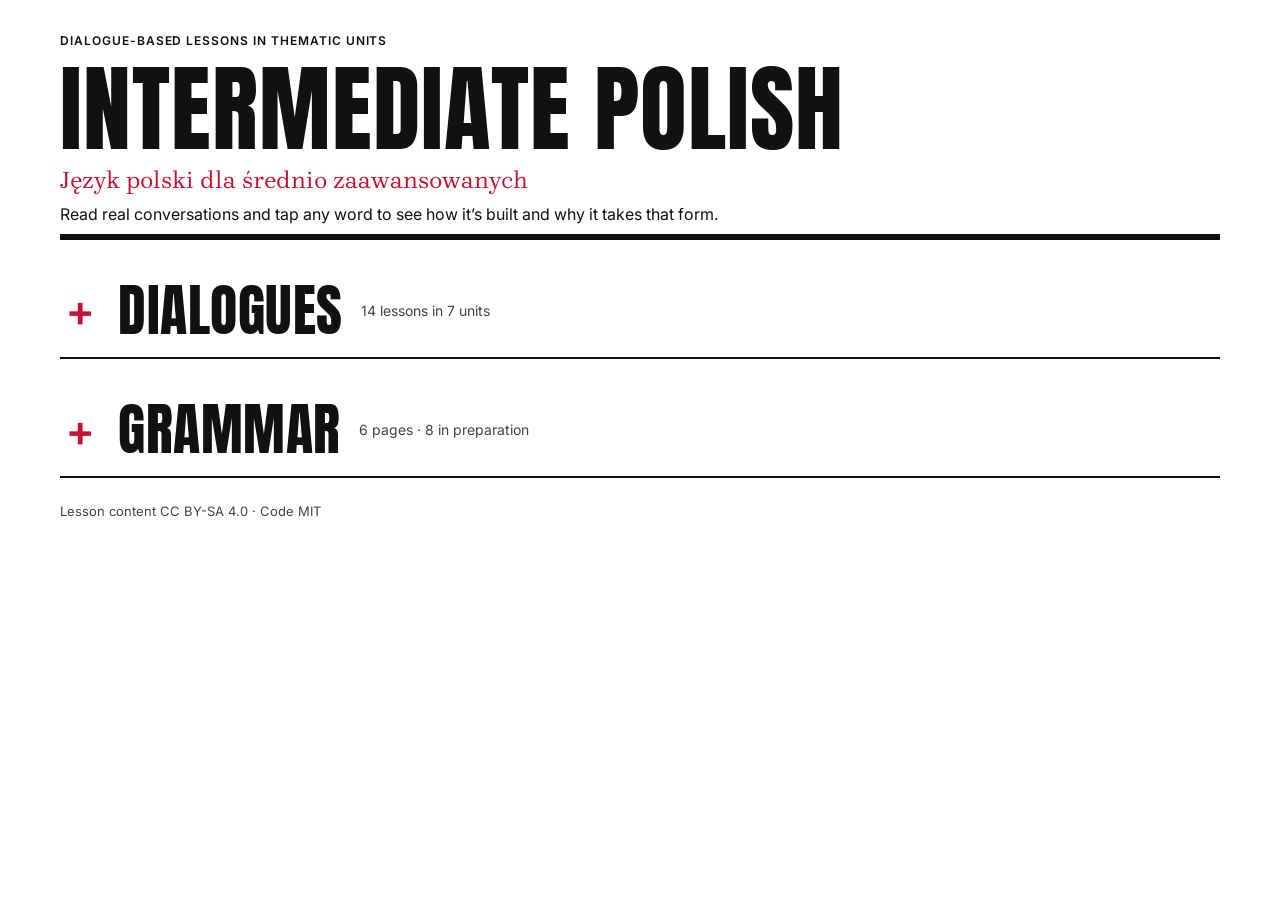
<file: index.html>
<!doctype html>
<html lang="en">
<head>
<meta charset="utf-8">
<meta name="viewport" content="width=device-width, initial-scale=1">
<title>Intermediate Polish</title>
<meta name="description" content="Dialogue-based lessons for intermediate learners of Polish, with word-by-word breakdowns.">
<link rel="preconnect" href="https://fonts.googleapis.com">
<link rel="preconnect" href="https://fonts.gstatic.com" crossorigin>
<link rel="stylesheet" href="https://fonts.googleapis.com/css2?family=Anton&family=Brygada+1918:wght@400;600;700&family=Inter:wght@400;500;600&display=swap">
<link rel="stylesheet" href="css/style.css">
</head>
<body>
<main class="wrap">
  <header class="titles home-head">
    <div class="eyebrow">Dialogue-based lessons in thematic units</div>
    <h1>Intermediate Polish</h1>
    <p class="home-pl" lang="pl">Język polski dla średnio zaawansowanych</p>
    <p class="sub">Read real conversations and tap any word to see how it’s built and why it takes that form.</p>
  </header>

  <details class="section" id="dialogues">
    <summary>
      <span class="section-title">Dialogues</span>
      <span class="section-meta" id="dialogues-meta"></span>
    </summary>
    <div id="lessons" class="units"><p class="muted">Loading lessons…</p></div>
  </details>

  <details class="section" id="grammar">
    <summary>
      <span class="section-title">Grammar</span>
      <span class="section-meta" id="grammar-meta"></span>
    </summary>
    <p class="muted section-intro">Explanations and tables, with every example from the lessons.</p>
    <div id="grammar-list"><p class="muted">Loading…</p></div>
  </details>

  <div id="footer"></div>
</main>
<script src="js/common.js"></script>
<script src="js/home.js"></script>
</body>
</html>
</file>
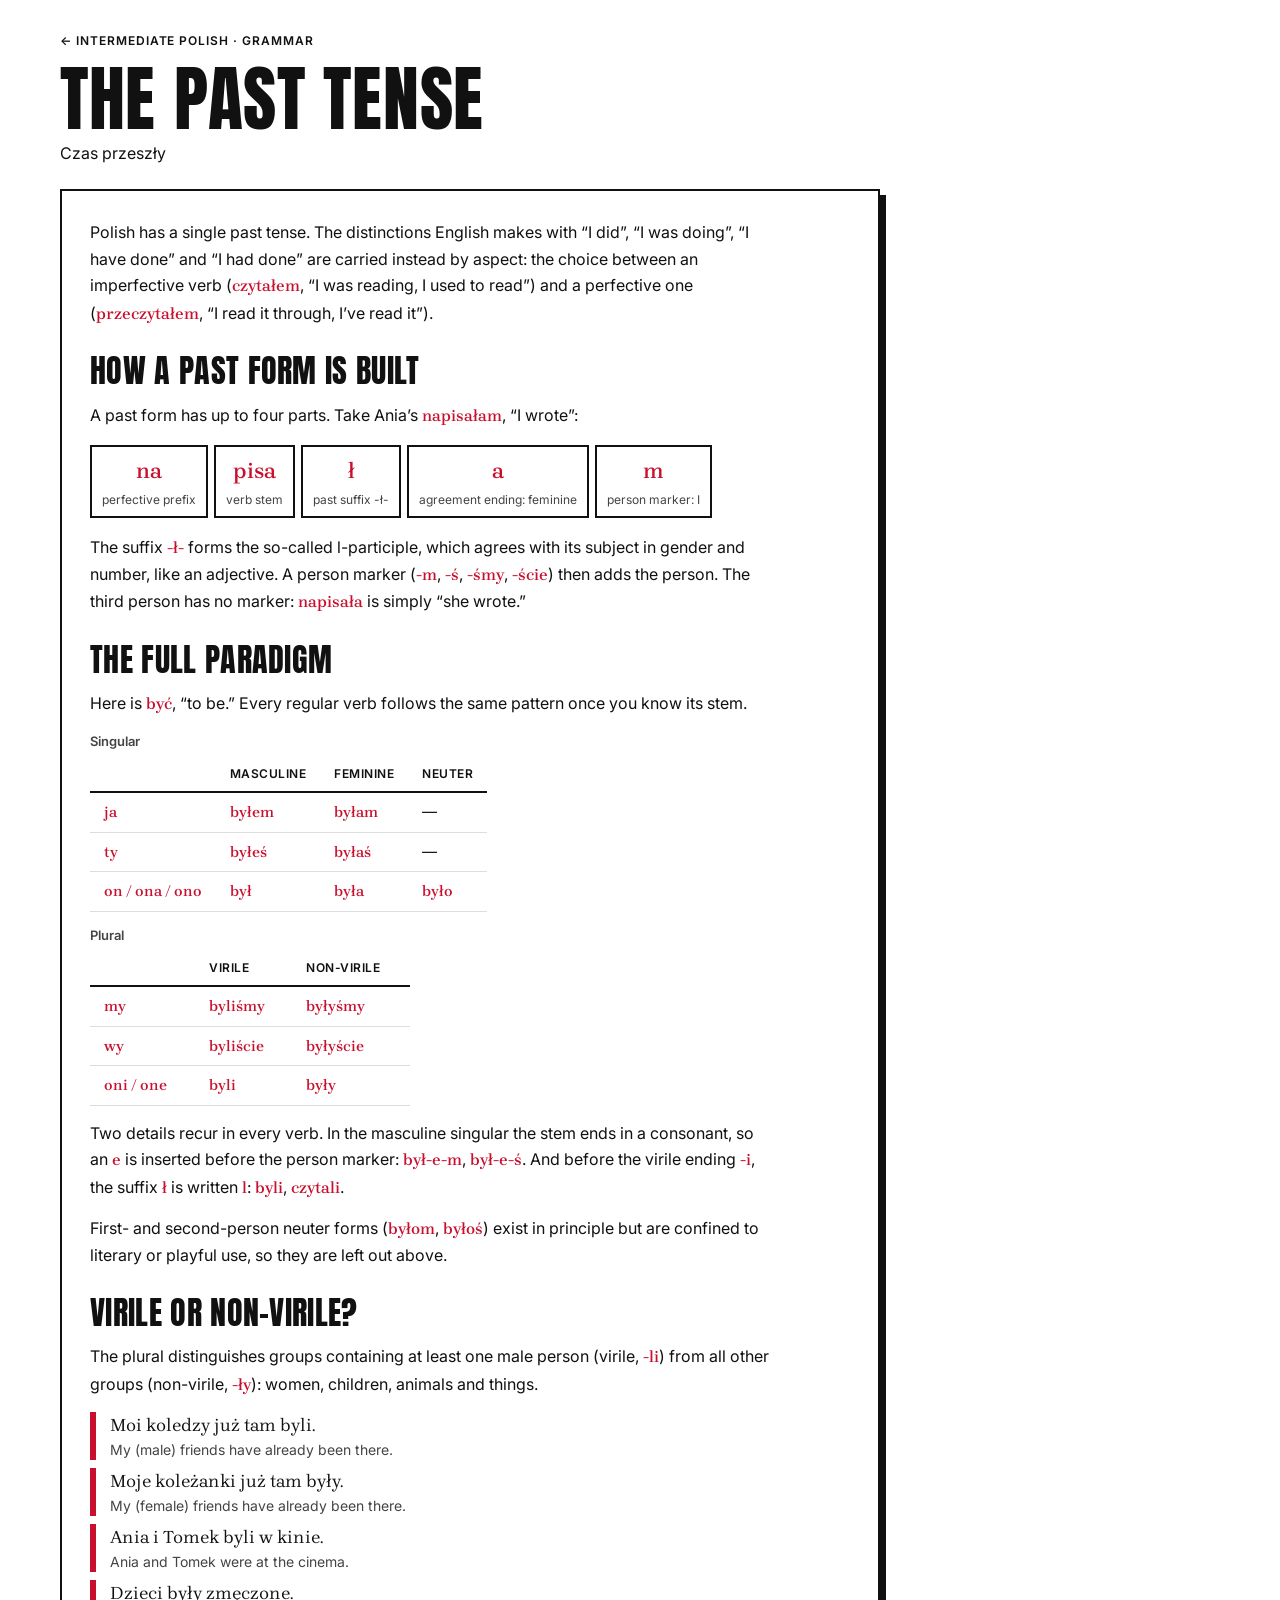
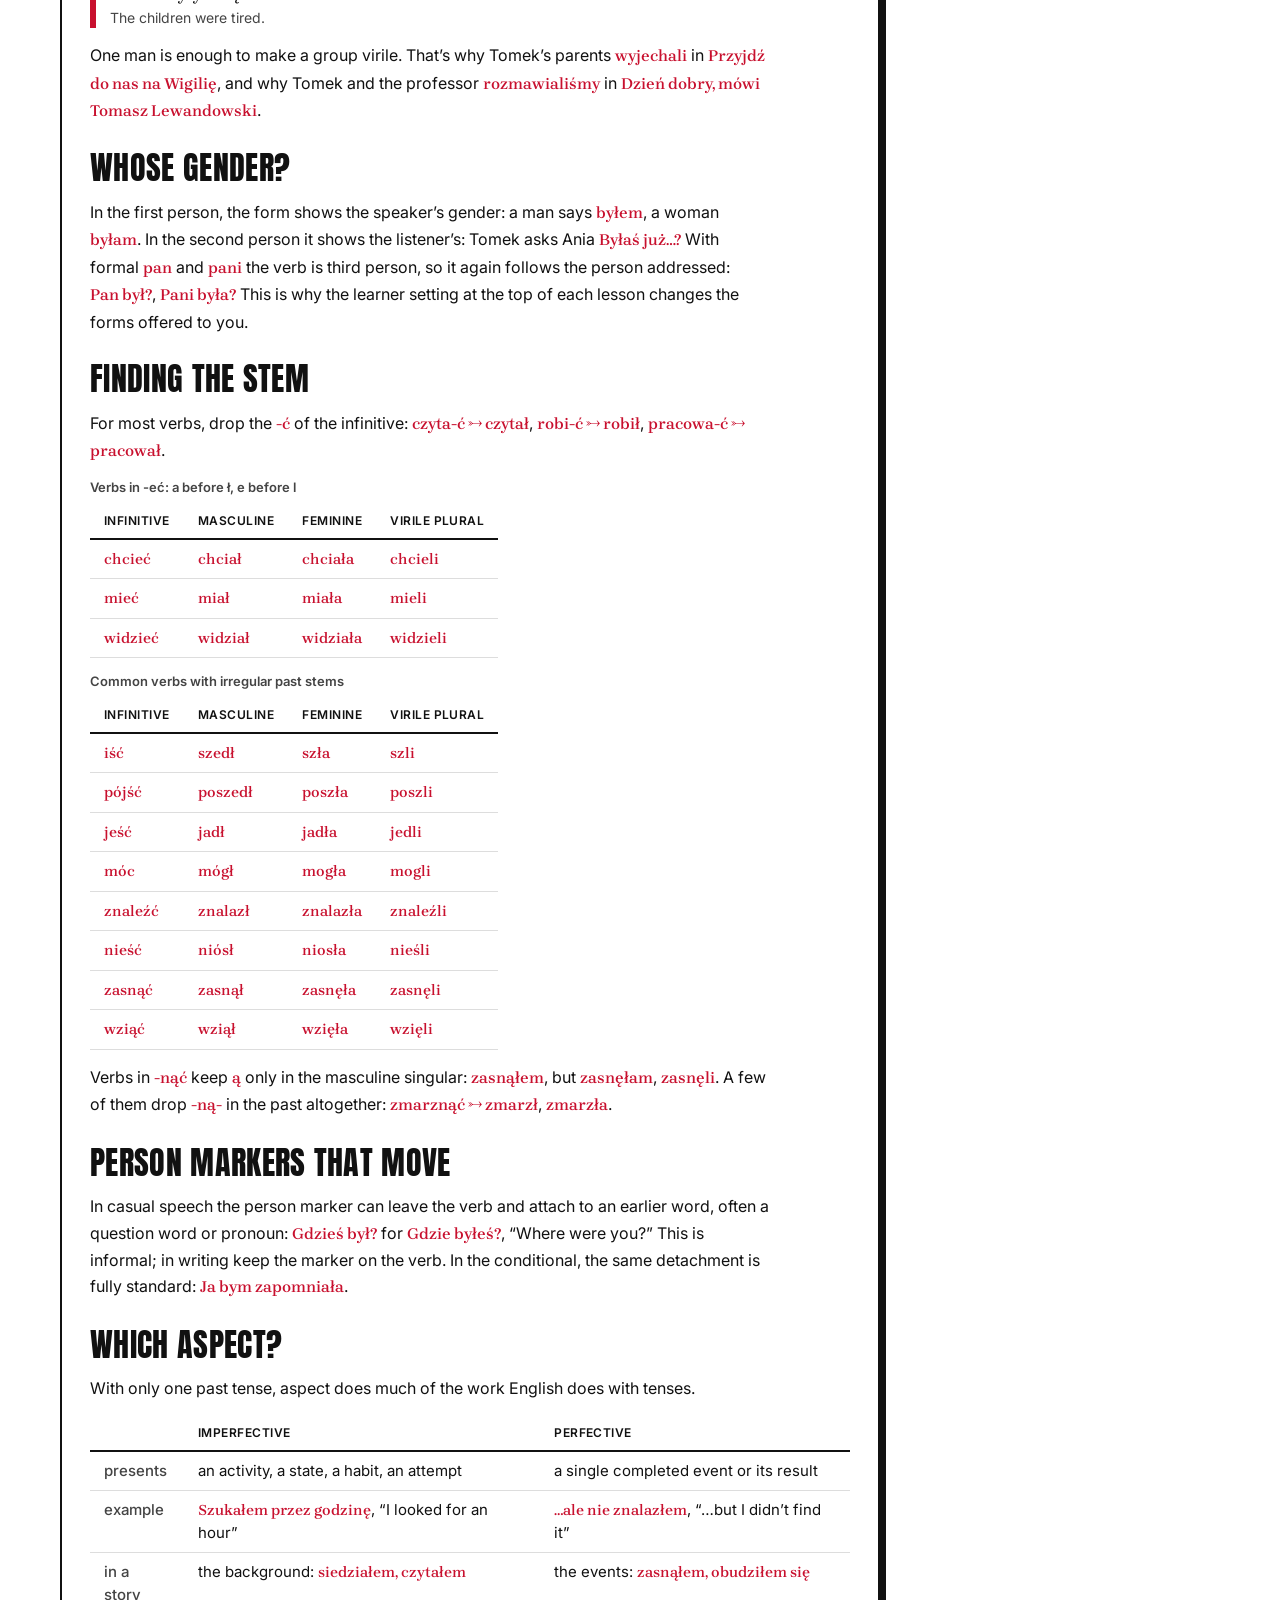
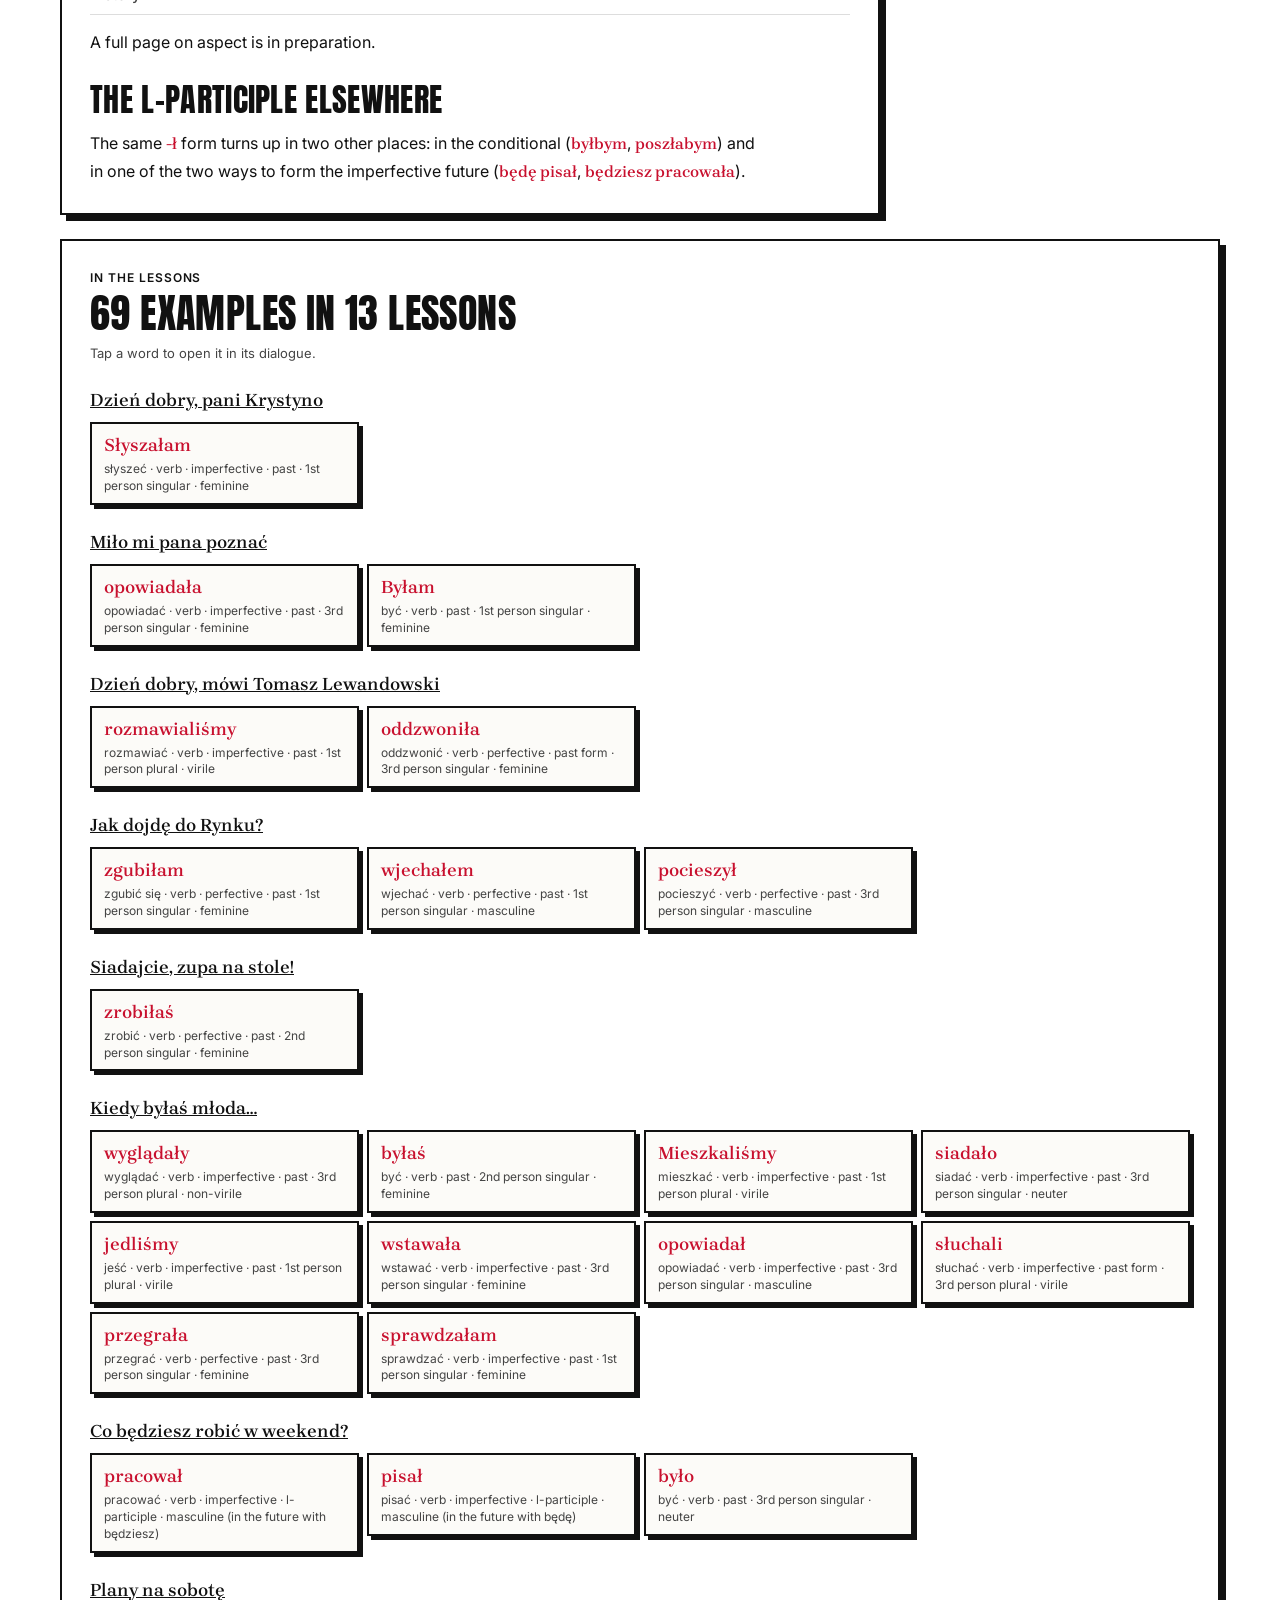
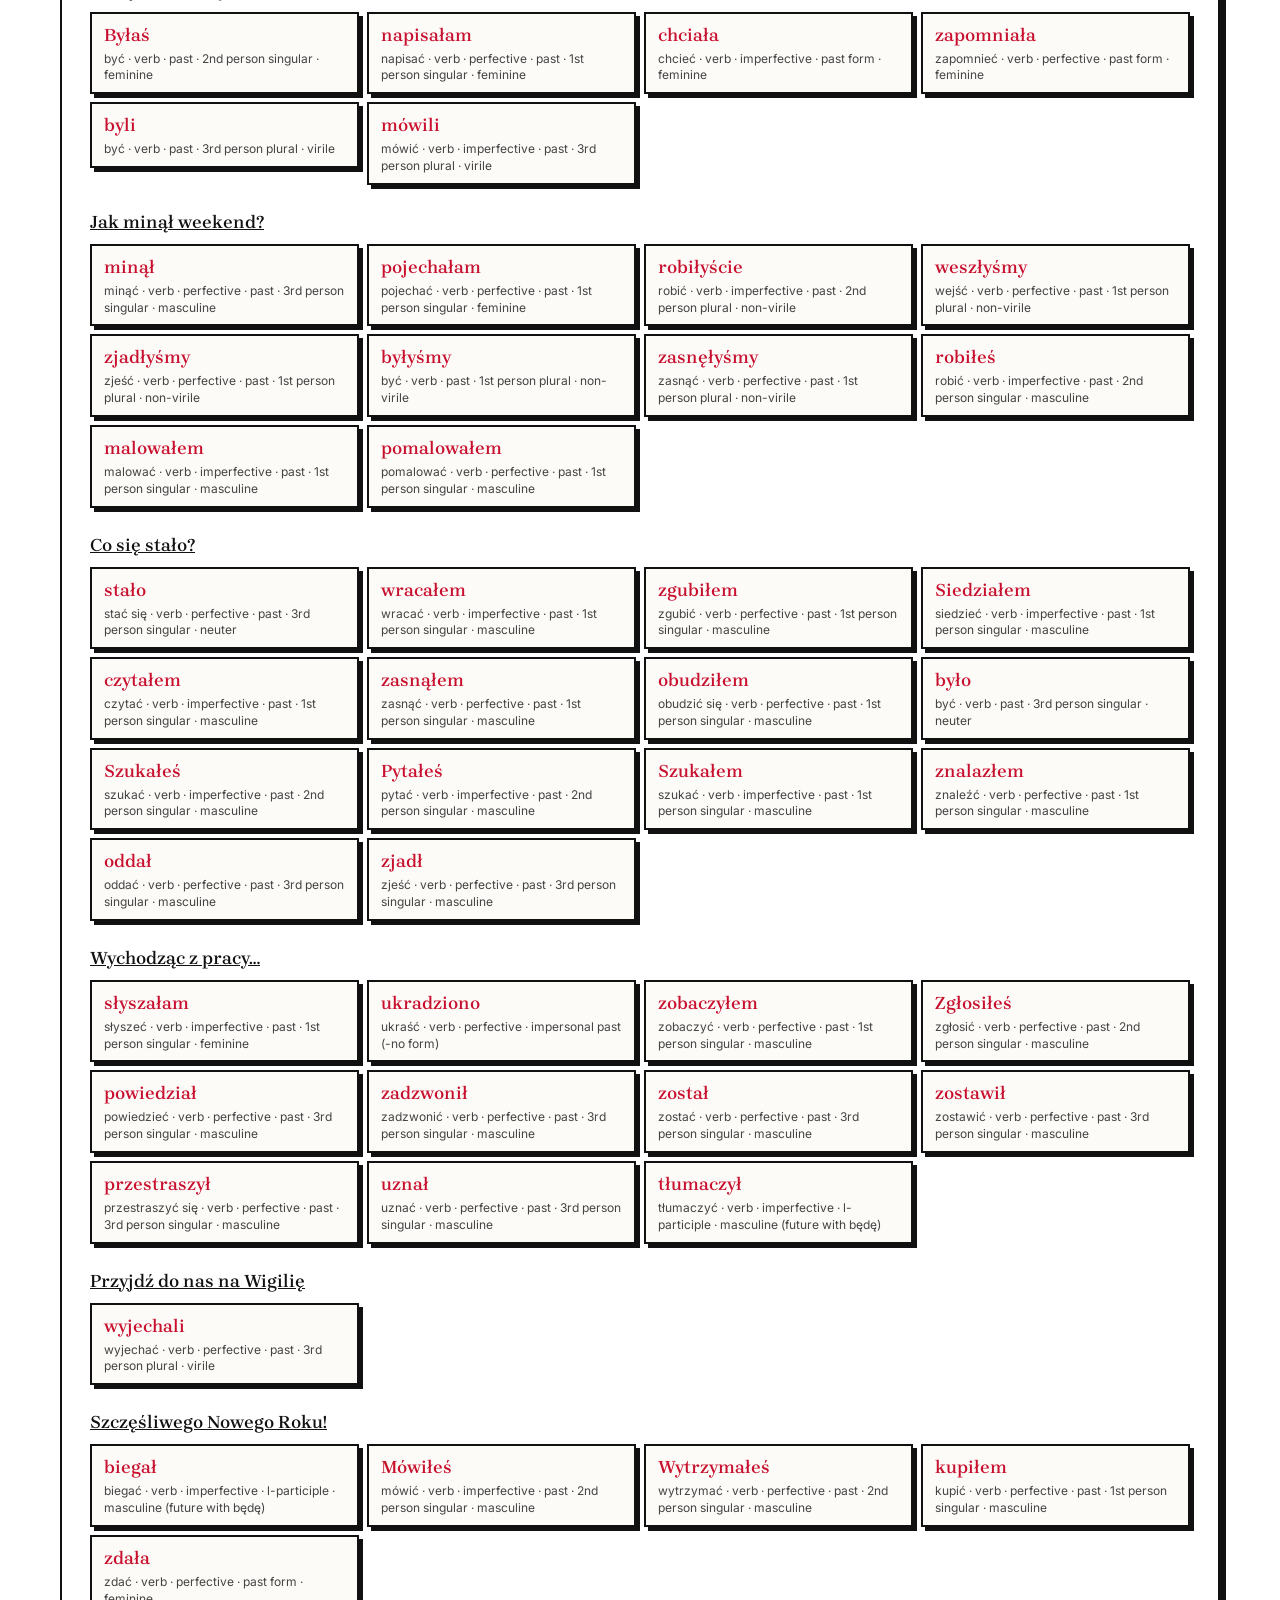
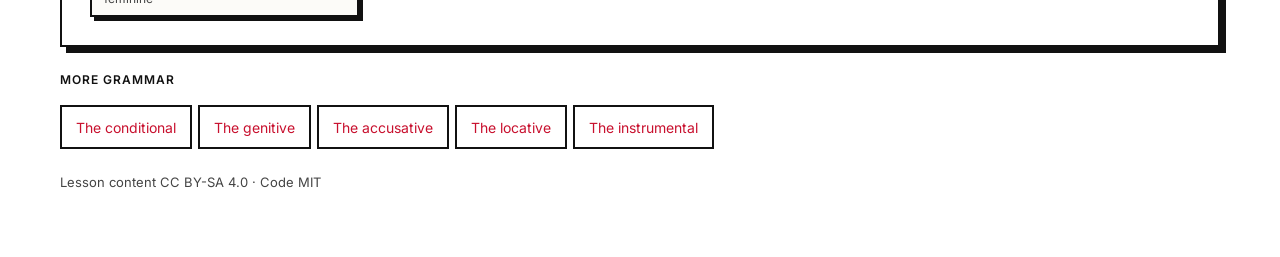
<file: grammar.html>
<!doctype html>
<html lang="en">
<head>
<meta charset="utf-8">
<meta name="viewport" content="width=device-width, initial-scale=1">
<title>Grammar · Intermediate Polish</title>
<link rel="preconnect" href="https://fonts.googleapis.com">
<link rel="preconnect" href="https://fonts.gstatic.com" crossorigin>
<link rel="stylesheet" href="https://fonts.googleapis.com/css2?family=Anton&family=Brygada+1918:wght@400;600;700&family=Inter:wght@400;500;600&display=swap">
<link rel="stylesheet" href="css/style.css">
</head>
<body>
<main id="app"><div class="wrap"><p class="muted">Loading…</p></div></main>
<script src="js/common.js"></script>
<script src="js/grammar.js"></script>
</body>
</html>
</file>
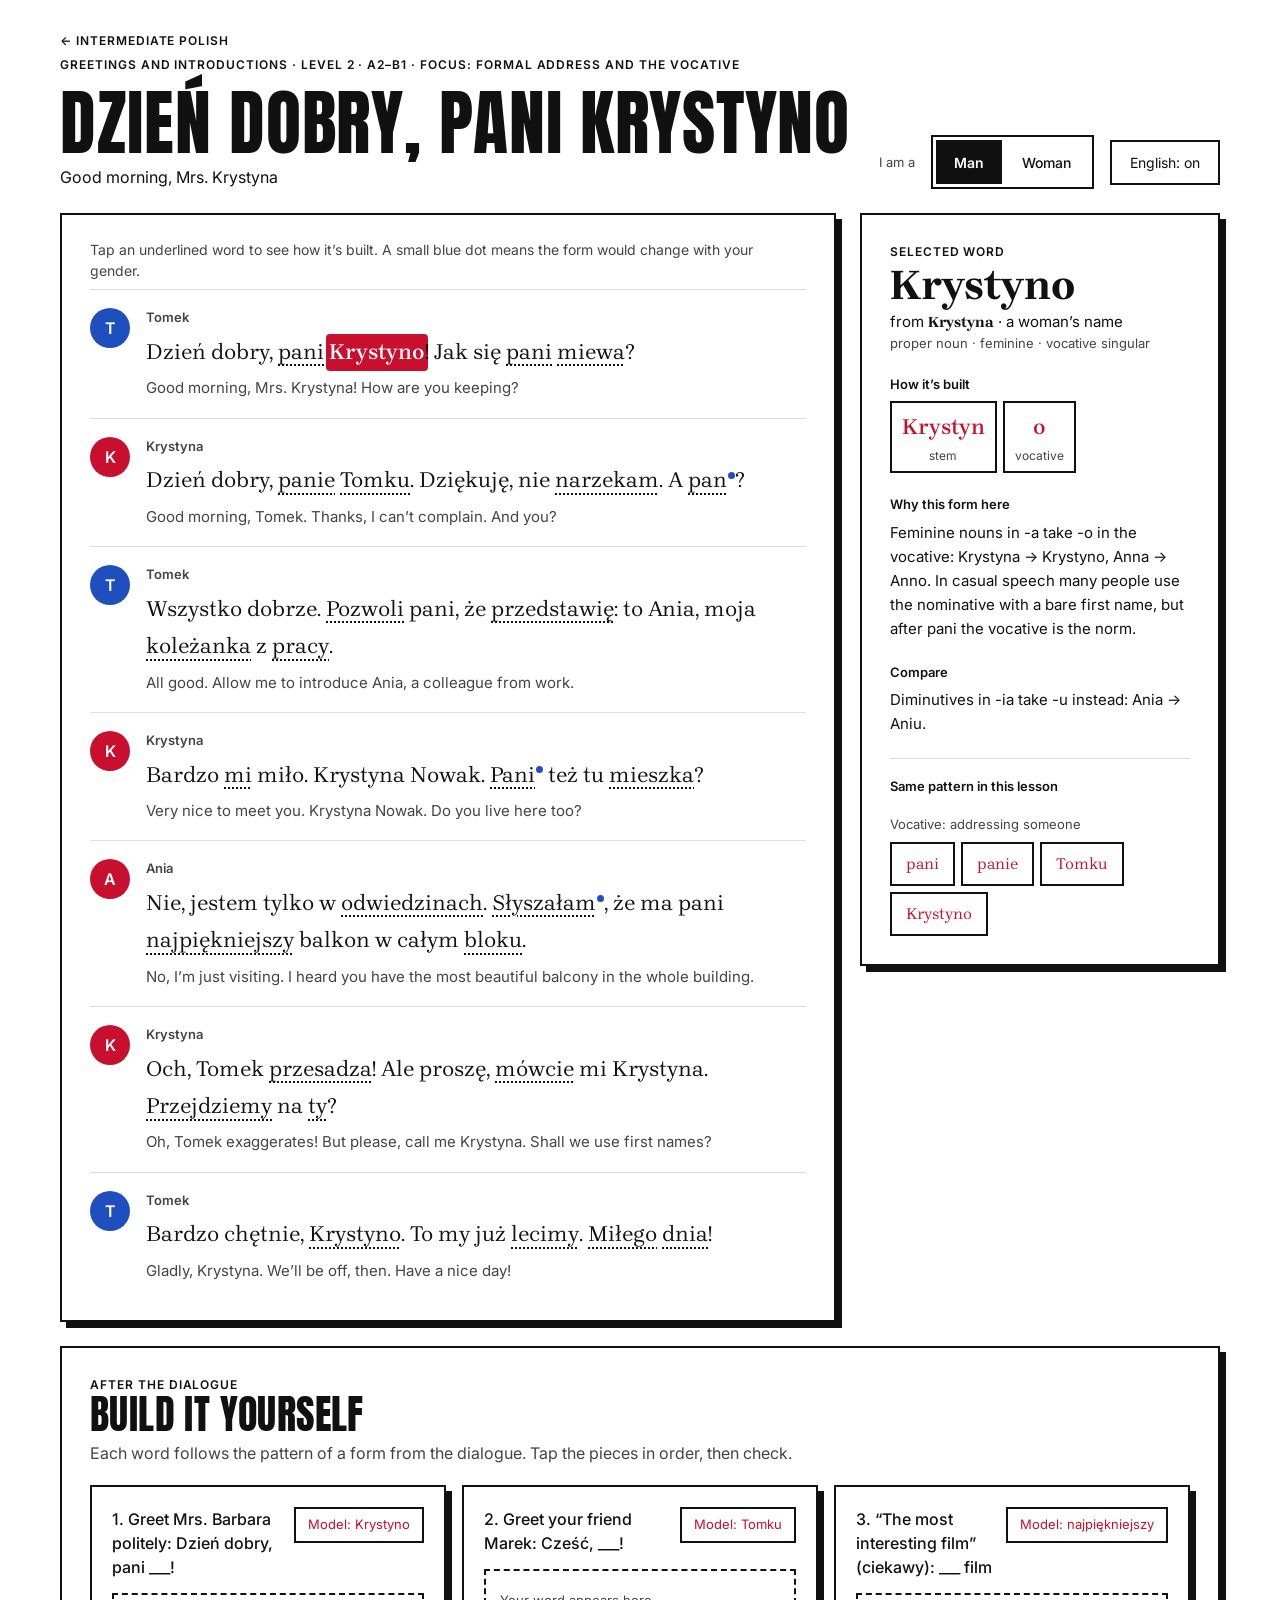
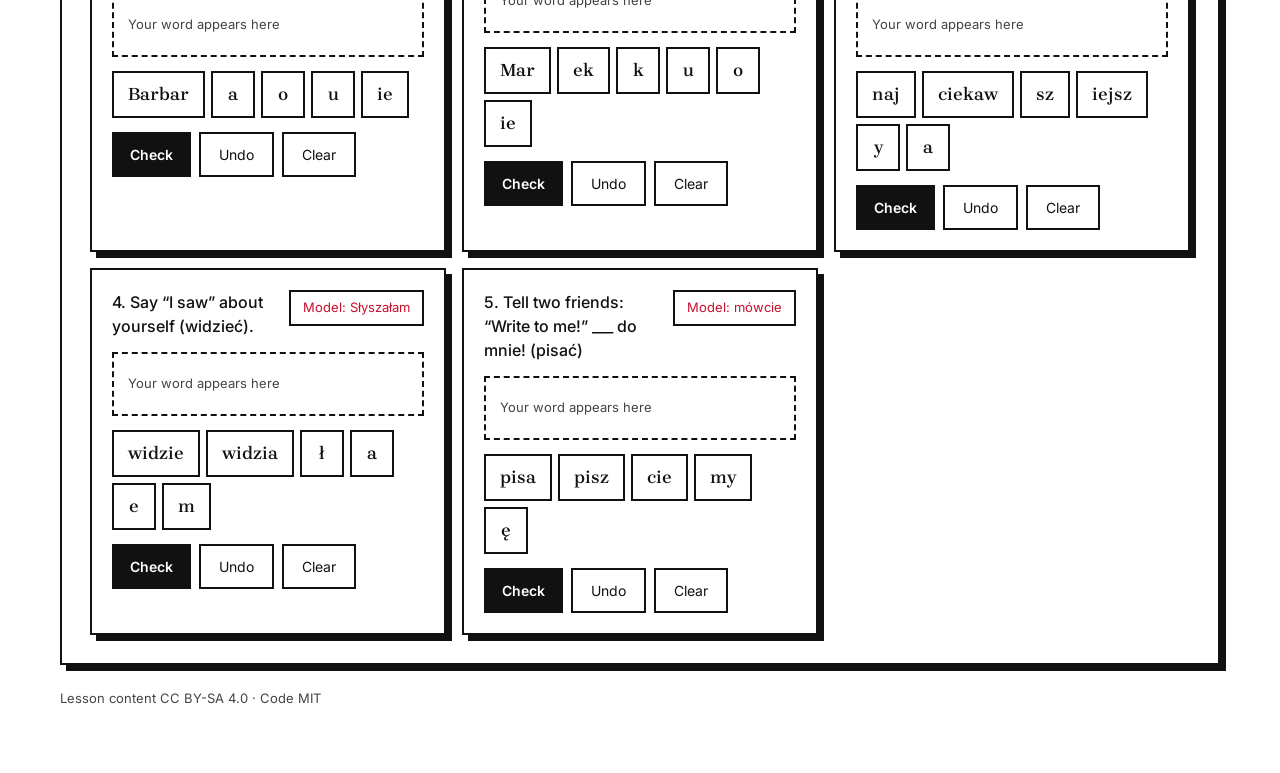
<file: lesson.html>
<!doctype html>
<html lang="en">
<head>
<meta charset="utf-8">
<meta name="viewport" content="width=device-width, initial-scale=1">
<title>Lesson · Intermediate Polish</title>
<link rel="preconnect" href="https://fonts.googleapis.com">
<link rel="preconnect" href="https://fonts.gstatic.com" crossorigin>
<link rel="stylesheet" href="https://fonts.googleapis.com/css2?family=Anton&family=Brygada+1918:wght@400;600;700&family=Inter:wght@400;500;600&display=swap">
<link rel="stylesheet" href="css/style.css">
</head>
<body>
<main id="app"><div class="wrap"><p class="muted">Loading lesson…</p></div></main>
<script src="js/common.js"></script>
<script src="js/reader.js"></script>
</body>
</html>
</file>
<file: css/style.css>
:root {
  --bg: #F7F5F0;
  --card: #FFFFFF;
  --ink: #1D1C1A;
  --muted: #5E5B55;
  --line: #E4E0D8;
  --line-soft: #EEEBE4;
  --control: #CFC9BD;
  --accent: #2E4A7D;
  --accent-soft: #E6ECF6;
  --warm: #8A3E12;
  --warm-dot: #B5541B;
  --warm-soft: #FBEFE6;
  --ok: #2F6B3A;
  --ok-soft: #E7F2E8;
  --serif: Literata, Georgia, serif;
  --sans: Inter, system-ui, sans-serif;
}

* { box-sizing: border-box; }
body { margin: 0; background: var(--bg); color: var(--ink); font-family: var(--sans); line-height: 1.5; }
a { color: var(--accent); }
a:hover { color: #1F3459; }
button { font: inherit; cursor: pointer; }
:focus-visible { outline: 3px solid var(--accent); outline-offset: 2px; }

.wrap { max-width: 1200px; margin: 0 auto; padding: 32px 20px 64px; display: flex; flex-direction: column; gap: 24px; }
.eyebrow { font-size: 12px; font-weight: 600; letter-spacing: 0.08em; text-transform: uppercase; color: var(--muted); text-decoration: none; }
a.eyebrow:hover { color: var(--accent); }
h1, h2 { font-family: var(--serif); font-weight: 600; margin: 0; line-height: 1.15; }
h1 { font-size: 40px; }
h3 { font-size: 13px; font-weight: 600; margin: 0 0 6px; }
.muted { color: var(--muted); }
.small { font-size: 13px; }
.sr-only { position: absolute; width: 1px; height: 1px; overflow: hidden; clip: rect(0 0 0 0); white-space: nowrap; }

.card { background: var(--card); border: 1px solid var(--line); border-radius: 12px; padding: 28px; }

/* Header */
.top { display: flex; flex-wrap: wrap; justify-content: space-between; align-items: flex-end; gap: 20px; }
.titles { display: flex; flex-direction: column; gap: 6px; }
.sub { margin: 0; color: var(--muted); }
.controls { display: flex; flex-wrap: wrap; align-items: center; gap: 12px 16px; }
.seg { display: flex; gap: 2px; padding: 3px; border: 1px solid var(--control); border-radius: 999px; background: var(--card); }
.seg-btn { border: 0; border-radius: 999px; padding: 10px 18px; min-height: 44px; background: transparent; color: var(--ink); font-size: 14px; font-weight: 500; }
.seg-btn[aria-pressed="true"] { background: var(--accent); color: #FFFFFF; font-weight: 600; }
.pill { border: 1px solid var(--control); border-radius: 999px; padding: 10px 18px; min-height: 44px; background: var(--card); color: var(--ink); font-size: 14px; }
.primary { border: 0; border-radius: 999px; padding: 10px 18px; min-height: 44px; background: var(--accent); color: #FFFFFF; font-size: 14px; font-weight: 600; }

/* Main row */
.row { display: flex; flex-wrap: wrap; align-items: flex-start; gap: 24px; }
.dialogue { flex: 999 1 560px; min-width: 0; padding-top: 12px; padding-bottom: 20px; }
.panel { flex: 1 1 360px; min-width: 0; display: flex; flex-direction: column; gap: 22px; }
.panel p { margin: 0; }

.hint { margin: 12px 0 8px; font-size: 14px; color: var(--muted); }
.line { display: flex; gap: 16px; padding: 18px 0; border-top: 1px solid var(--line-soft); }
.avatar { flex: 0 0 40px; width: 40px; height: 40px; border-radius: 50%; display: flex; align-items: center; justify-content: center; font-weight: 600; }
.avatar.m { background: #DCE5F2; color: var(--accent); }
.avatar.f { background: #F6E3D6; color: var(--warm); }
.line-body { flex: 1 1 auto; min-width: 0; display: flex; flex-direction: column; gap: 6px; }
.speaker { display: flex; align-items: center; gap: 8px; font-size: 13px; font-weight: 600; color: var(--muted); }
.play { display: flex; align-items: center; justify-content: center; width: 32px; height: 32px; border: 1px solid var(--control); border-radius: 50%; background: var(--card); color: var(--accent); padding: 0; }
.pl { margin: 0; font-family: var(--serif); font-size: 22px; line-height: 1.7; }
.en { margin: 0; font-size: 15px; color: var(--muted); }
.tok { white-space: nowrap; }
.word { border: 0; margin: 0 -3px; padding: 0 3px; border-radius: 4px; background: transparent; color: var(--ink); font-family: var(--serif); font-size: 22px; line-height: inherit; text-decoration: underline dotted #8E99AF; text-decoration-thickness: 1.5px; text-underline-offset: 6px; }
.word:hover { background: #F1F4FA; }
.word[aria-pressed="true"] { background: var(--accent-soft); color: var(--accent); font-weight: 600; text-decoration: none; }
.dot { display: inline-block; width: 7px; height: 7px; border-radius: 50%; background: var(--warm-dot); margin-left: 1px; vertical-align: super; }

/* Panel */
.panel h2 { font-size: 38px; }
.parts { display: flex; flex-wrap: wrap; gap: 6px; }
.part { display: flex; flex-direction: column; align-items: center; gap: 4px; padding: 8px 10px; background: #F3F0E9; border-radius: 8px; min-width: 44px; }
.morph { font-family: var(--serif); font-size: 22px; font-weight: 600; color: var(--accent); }
.part-label { font-size: 12px; color: var(--muted); text-align: center; line-height: 1.3; }
.panel .body { font-size: 15px; line-height: 1.6; }
.you { padding: 14px 16px; background: var(--warm-soft); border-radius: 10px; }
.you h3 { color: var(--warm); }
.pats { padding-top: 18px; border-top: 1px solid var(--line-soft); display: flex; flex-direction: column; gap: 12px; }
.chips { display: flex; flex-wrap: wrap; gap: 6px; margin-top: 8px; }
.chip { border: 1px solid var(--control); border-radius: 999px; padding: 8px 14px; min-height: 44px; background: var(--card); color: var(--accent); font-family: var(--serif); font-size: 16px; }
.chip.model { font-family: var(--sans); font-size: 13px; padding: 6px 12px; min-height: 36px; flex: 0 0 auto; }

/* Exercises */
.ex-section { display: flex; flex-direction: column; gap: 20px; }
.ex-section h2 { font-size: 30px; }
.ex-grid { display: grid; grid-template-columns: repeat(auto-fit, minmax(300px, 1fr)); gap: 16px; }
.ex { display: flex; flex-direction: column; gap: 14px; padding: 20px; border: 1px solid var(--line); border-radius: 10px; background: #FCFBF8; }
.ex-head { display: flex; justify-content: space-between; align-items: flex-start; gap: 12px; }
.prompt { margin: 0; font-weight: 500; }
.slot { display: flex; flex-direction: column; justify-content: center; gap: 4px; min-height: 64px; padding: 10px 14px; background: var(--card); border: 1px dashed var(--control); border-radius: 8px; }
.built { font-family: var(--serif); font-size: 26px; font-weight: 600; }
.tiles, .ex-actions { display: flex; flex-wrap: wrap; gap: 6px; }
.ex-actions { gap: 8px; }
.tile { border: 1px solid #C9D3E6; border-radius: 8px; padding: 8px 14px; min-height: 44px; min-width: 44px; background: var(--accent-soft); color: var(--accent); font-family: var(--serif); font-size: 18px; font-weight: 600; }
.fb { padding: 12px 14px; border-radius: 8px; font-size: 14px; }
.fb.ok { background: var(--ok-soft); }
.fb.ok strong { color: var(--ok); }
.fb.no { background: var(--warm-soft); }
.fb.no strong { color: var(--warm); }

/* Home */
.lesson-list { list-style: none; margin: 0; padding: 0; display: grid; grid-template-columns: repeat(auto-fill, minmax(280px, 1fr)); gap: 16px; }
.lesson-card { display: flex; flex-direction: column; gap: 6px; padding: 24px; background: var(--card); border: 1px solid var(--line); border-radius: 12px; text-decoration: none; color: var(--ink); }
.lesson-card:hover { border-color: var(--accent); }
.lesson-card h3 { font-family: var(--serif); font-size: 26px; font-weight: 600; margin: 0; line-height: 1.2; }
.units { display: flex; flex-direction: column; gap: 32px; }
.unit-title { font-size: 28px; }
.unit-pl { margin: 4px 0 14px; }

footer { font-size: 13px; color: var(--muted); }

/* Grammar */
.chip-link { display: inline-flex; align-items: center; min-height: 44px; padding: 8px 14px; border: 1px solid var(--control); border-radius: 999px; background: var(--card); color: var(--accent); font-size: 14px; text-decoration: none; }
.chip-link:hover { border-color: var(--accent); }
.g-links { display: flex; flex-direction: column; }
.g-article { display: flex; flex-direction: column; gap: 14px; max-width: 820px; }
.g-h { font-size: 26px; margin-top: 14px; }
.g-article .g-h:first-child { margin-top: 0; }
.g-p { margin: 0; font-size: 16px; line-height: 1.65; max-width: 68ch; }
.g-p em, .g-table em, .g-table caption em { font-family: var(--serif); font-style: normal; font-weight: 600; color: var(--accent); }
.g-breakdown { margin: 2px 0; }
.table-wrap { overflow-x: auto; }
.g-table { border-collapse: collapse; font-size: 15px; min-width: 320px; }
.g-table caption { text-align: left; font-size: 13px; font-weight: 600; color: var(--muted); padding-bottom: 6px; }
.g-table th, .g-table td { text-align: left; padding: 8px 14px; border-bottom: 1px solid var(--line-soft); vertical-align: top; }
.g-table thead th { font-size: 12px; font-weight: 600; letter-spacing: 0.04em; text-transform: uppercase; color: var(--muted); border-bottom: 1px solid var(--line); }
.g-table tbody th { font-weight: 500; color: var(--muted); }
.g-examples { list-style: none; margin: 0; padding: 0; display: flex; flex-direction: column; gap: 8px; }
.g-examples li { display: flex; flex-direction: column; padding-left: 14px; border-left: 3px solid var(--accent-soft); }
.g-ex-pl { font-family: var(--serif); font-size: 18px; }
.g-ex-en { font-size: 14px; color: var(--muted); }
.g-attested { display: flex; flex-direction: column; gap: 6px; }
.g-attested h2 { font-size: 26px; }
.g-group { margin-top: 18px; }
.g-group h3 { font-family: var(--serif); font-size: 18px; margin-bottom: 8px; }
.g-group h3 a { color: var(--ink); }
.g-hits { list-style: none; margin: 0; padding: 0; display: grid; grid-template-columns: repeat(auto-fill, minmax(240px, 1fr)); gap: 8px; }
.g-hit { display: flex; flex-direction: column; gap: 2px; min-height: 44px; padding: 8px 12px; border: 1px solid var(--line); border-radius: 8px; background: #FCFBF8; text-decoration: none; color: var(--ink); }
.g-hit:hover { border-color: var(--accent); }
.g-hit-form { font-family: var(--serif); font-size: 18px; font-weight: 600; color: var(--accent); }
.g-hit-tags { font-size: 12px; color: var(--muted); line-height: 1.4; }
.g-others { display: flex; flex-direction: column; gap: 8px; }

@media (max-width: 600px) {
  h1 { font-size: 32px; }
  .card { padding: 20px; }
  .pl, .word { font-size: 20px; }
}

/* =====================================================================
   Theme: Plakat — after the Polish poster school.
   White page, black ink, poster red and blue, hard edges.
   ===================================================================== */
:root {
  --bg: #FFFFFF; --card: #FFFFFF; --ink: #111111; --muted: #444444;
  --line: #111111; --line-soft: #DDDDDD; --control: #111111;
  --accent: #C8102E; --accent-soft: #FBE3E6;
  --blue: #1F4FBF; --warm: #1F4FBF; --warm-dot: #1F4FBF; --warm-soft: #E6EDFB;
  --ok: #157A3C; --ok-soft: #E3F3E8;
  --serif: "Brygada 1918", Georgia, serif;
  --display: "Anton", Impact, "Arial Narrow", sans-serif;
}
a { color: var(--blue); }
a:hover { color: var(--accent); }
:focus-visible { outline: 3px solid var(--accent); outline-offset: 2px; }

/* Display type: titles only */
h1, .section-title, .unit-title, .lesson-card h3, .g-h, .ex-section h2, .g-attested h2 {
  font-family: var(--display); font-weight: 400; text-transform: uppercase; letter-spacing: 0.01em; line-height: 1.02;
}
h1 { font-size: 72px; }
.eyebrow { color: #111; }
.sub { color: #111; }

/* Hard-edged blocks */
.card, .ex, .lesson-card, .g-hit { border: 2px solid #111; border-radius: 0; box-shadow: 6px 6px 0 #111; }
.lesson-card { transition: transform 0.08s, box-shadow 0.08s; }
.lesson-card:hover { border-color: #111; transform: translate(-2px, -2px); box-shadow: 8px 8px 0 var(--accent); }
.lesson-card h3 { font-size: 28px; }
.seg, .pill, .chip, .chip-link, .play, .primary, .seg-btn, .tile, .part, .slot, .fb, .you { border-radius: 0; }
.seg, .pill, .chip, .chip-link, .play { border: 2px solid #111; }
.seg-btn[aria-pressed="true"], .primary { background: #111; color: #fff; }
.primary:hover, .pill:hover, .chip:hover, .chip-link:hover { background: var(--accent); color: #fff; border-color: var(--accent); }

/* Home: collapsible sections */
.home-head { gap: 4px; padding-bottom: 8px; border-bottom: 6px solid #111; }
.home-head h1 { font-size: 96px; }
.home-pl { margin: 0; font-family: var(--serif); font-size: 24px; color: var(--accent); }
details > summary { list-style: none; cursor: pointer; }
details > summary::-webkit-details-marker { display: none; }
.section { border-bottom: 2px solid #111; }
.section > summary { display: flex; align-items: baseline; flex-wrap: wrap; gap: 4px 18px; padding: 18px 0; }
.section > summary::before { content: "+"; font-family: var(--display); font-size: 40px; line-height: 1; width: 32px; color: var(--accent); }
.section[open] > summary::before { content: "−"; }
.section-title { font-size: 56px; }
.section-meta { font-size: 14px; color: var(--muted); }
.section-intro { margin: 0 0 18px; }
.section[open] { padding-bottom: 28px; }
.units { display: flex; flex-direction: column; gap: 14px; }
.unit > summary { display: flex; align-items: center; flex-wrap: wrap; gap: 6px 16px; }
.unit-title { display: inline-flex; align-items: center; gap: 12px; font-size: 34px; color: #fff; padding: 8px 16px 6px; background: var(--accent); }
.unit-title::before { content: "+"; font-size: 28px; }
.unit[open] .unit-title::before { content: "−"; }
.unit.c1 .unit-title { background: var(--blue); }
.unit.c2 .unit-title { background: #111; }
.unit-meta { font-size: 14px; color: var(--muted); }
.unit-meta span[lang] { font-family: var(--serif); font-size: 16px; color: #111; }
.unit[open] > .lesson-list { margin: 18px 0 14px; }
.planned { margin-top: 26px; }
.planned h3 { font-size: 13px; letter-spacing: 0.06em; text-transform: uppercase; margin: 0 0 8px; }
.planned ul { margin: 0; padding: 0; list-style: none; columns: 2 260px; }
.planned li { padding: 4px 0; break-inside: avoid; }

/* Lessons */
.word { text-decoration-color: #111; }
.word:hover { background: #F2F2F2; }
.word[aria-pressed="true"] { background: var(--accent); color: #fff; }
.avatar.m { background: var(--blue); color: #fff; }
.avatar.f { background: var(--accent); color: #fff; }
.panel h2 { font-family: var(--serif); font-weight: 700; font-size: 42px; }
.part { background: #fff; border: 2px solid #111; }
.morph { color: var(--accent); }
.tile { background: #fff; border: 2px solid #111; color: #111; }
.tile:hover { background: #111; color: #fff; }
.slot { border: 2px dashed #111; }
.you { background: var(--warm-soft); border-left: 6px solid var(--blue); }
.fb.ok { border-left: 6px solid var(--ok); }
.fb.no { border-left: 6px solid var(--blue); }
.fb.no strong { color: var(--blue); }
.ex { background: #fff; }
.ex-section h2 { font-size: 40px; }

/* Grammar */
.g-h { font-size: 32px; }
.g-p em, .g-table em, .g-table caption em { color: var(--accent); }
.g-table thead th { color: #111; border-bottom: 2px solid #111; }
.g-examples li { border-left: 6px solid var(--accent); }
.g-hit { box-shadow: 4px 4px 0 #111; }
.g-hit:hover { border-color: #111; box-shadow: 4px 4px 0 var(--accent); }
.g-hit-form { color: var(--accent); }
.g-attested h2 { font-size: 40px; }

@media (max-width: 600px) {
  h1 { font-size: 48px; }
  .home-head h1 { font-size: 60px; }
  .section-title { font-size: 40px; }
  .unit-title { font-size: 26px; }
  .card, .ex, .lesson-card { box-shadow: 4px 4px 0 #111; }
}

/* Open/close signs in a font that has a proper minus; spacing under eyebrows */
.section > summary::before, .unit-title::before { font-family: Inter, system-ui, sans-serif; font-weight: 600; }
.section > summary { align-items: center; }
.section > summary::before { font-size: 44px; width: 40px; text-align: center; }
.unit-title::before { font-size: 30px; width: 22px; text-align: center; }
.titles h1 { margin-top: 6px; }

.nobr { white-space: nowrap; }

/* Grammar tables on phones: tighter cells so most tables fit without sideways scrolling */
@media (max-width: 600px) {
  .table-wrap { max-width: 100%; }
  .g-table { min-width: 0; width: 100%; font-size: 14px; }
  .g-table th, .g-table td { padding: 6px 8px; }
  .g-table thead th { font-size: 11px; letter-spacing: 0.02em; }
}

/* Big display titles scale with narrow screens and may break inside very long words */
@media (max-width: 600px) {
  h1 { font-size: clamp(34px, 11vw, 48px); overflow-wrap: break-word; }
  .home-head h1 { font-size: clamp(40px, 14vw, 60px); }
}
</file>
